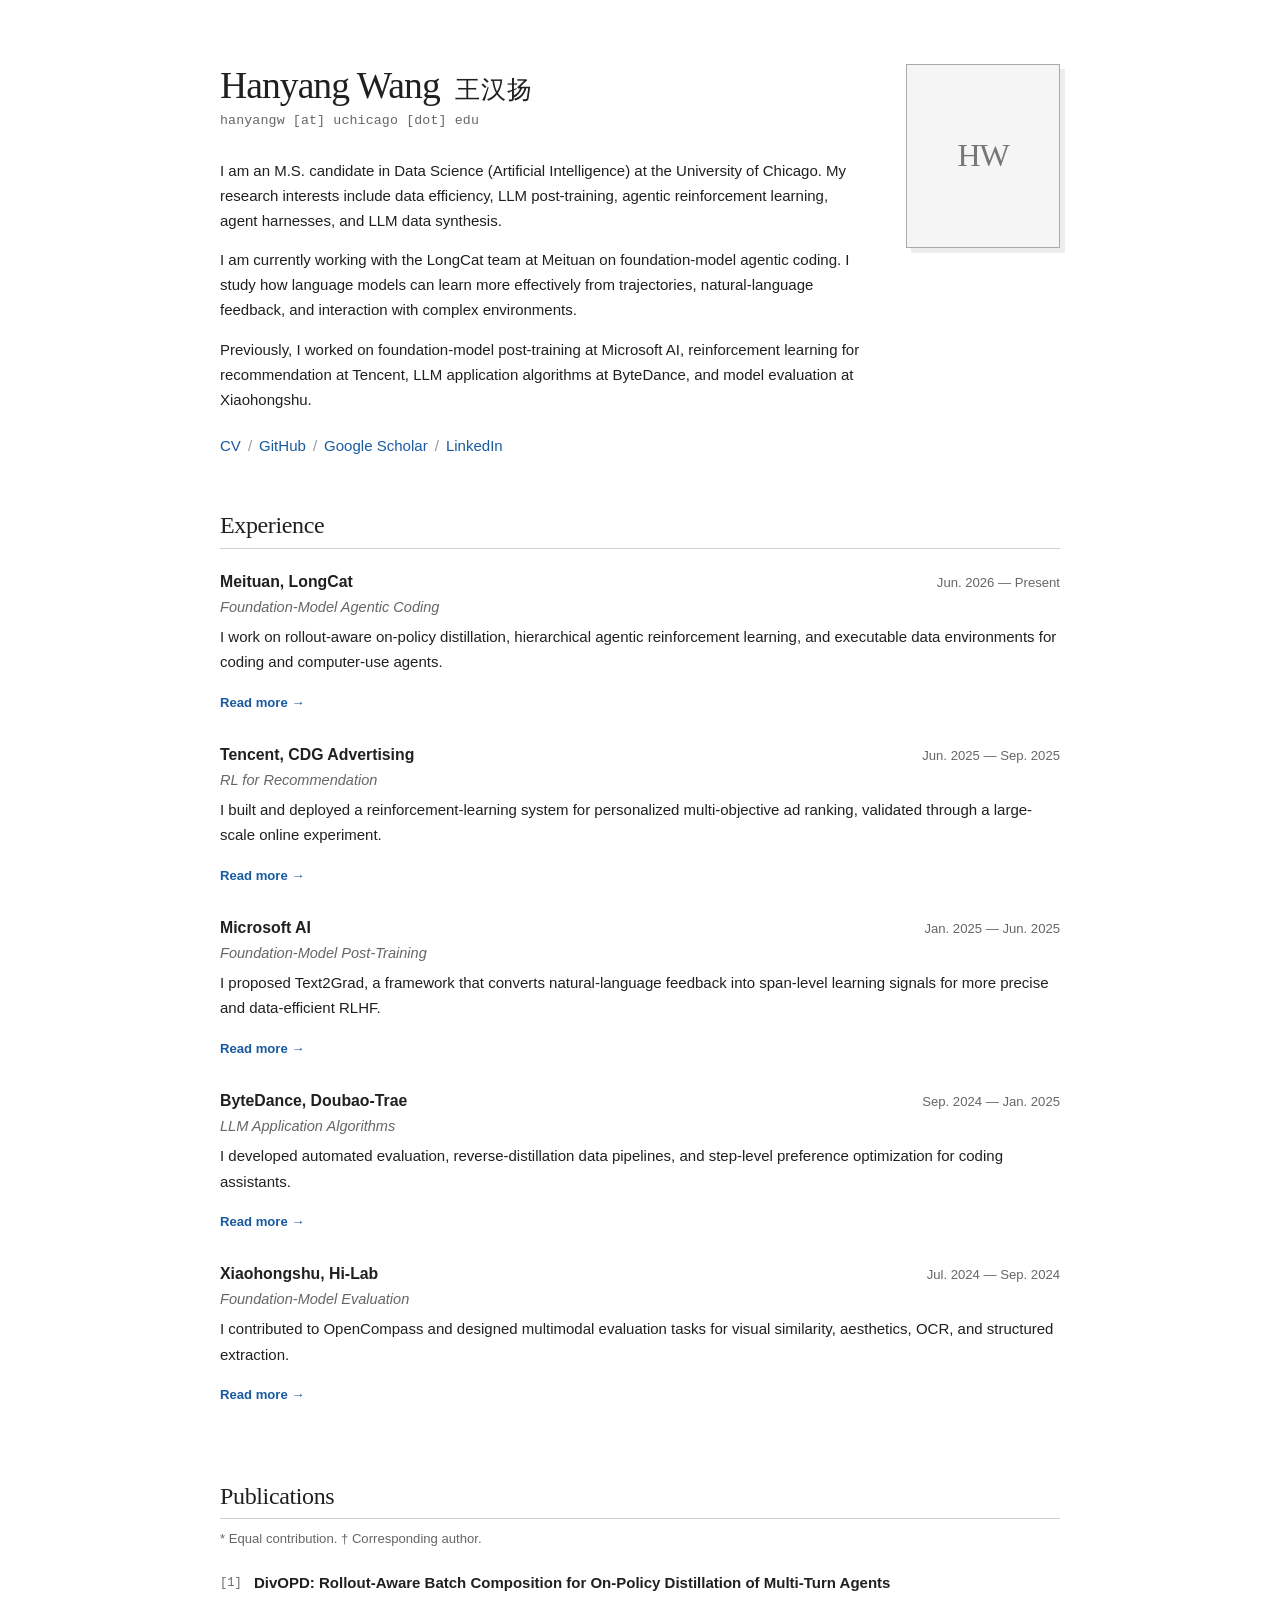
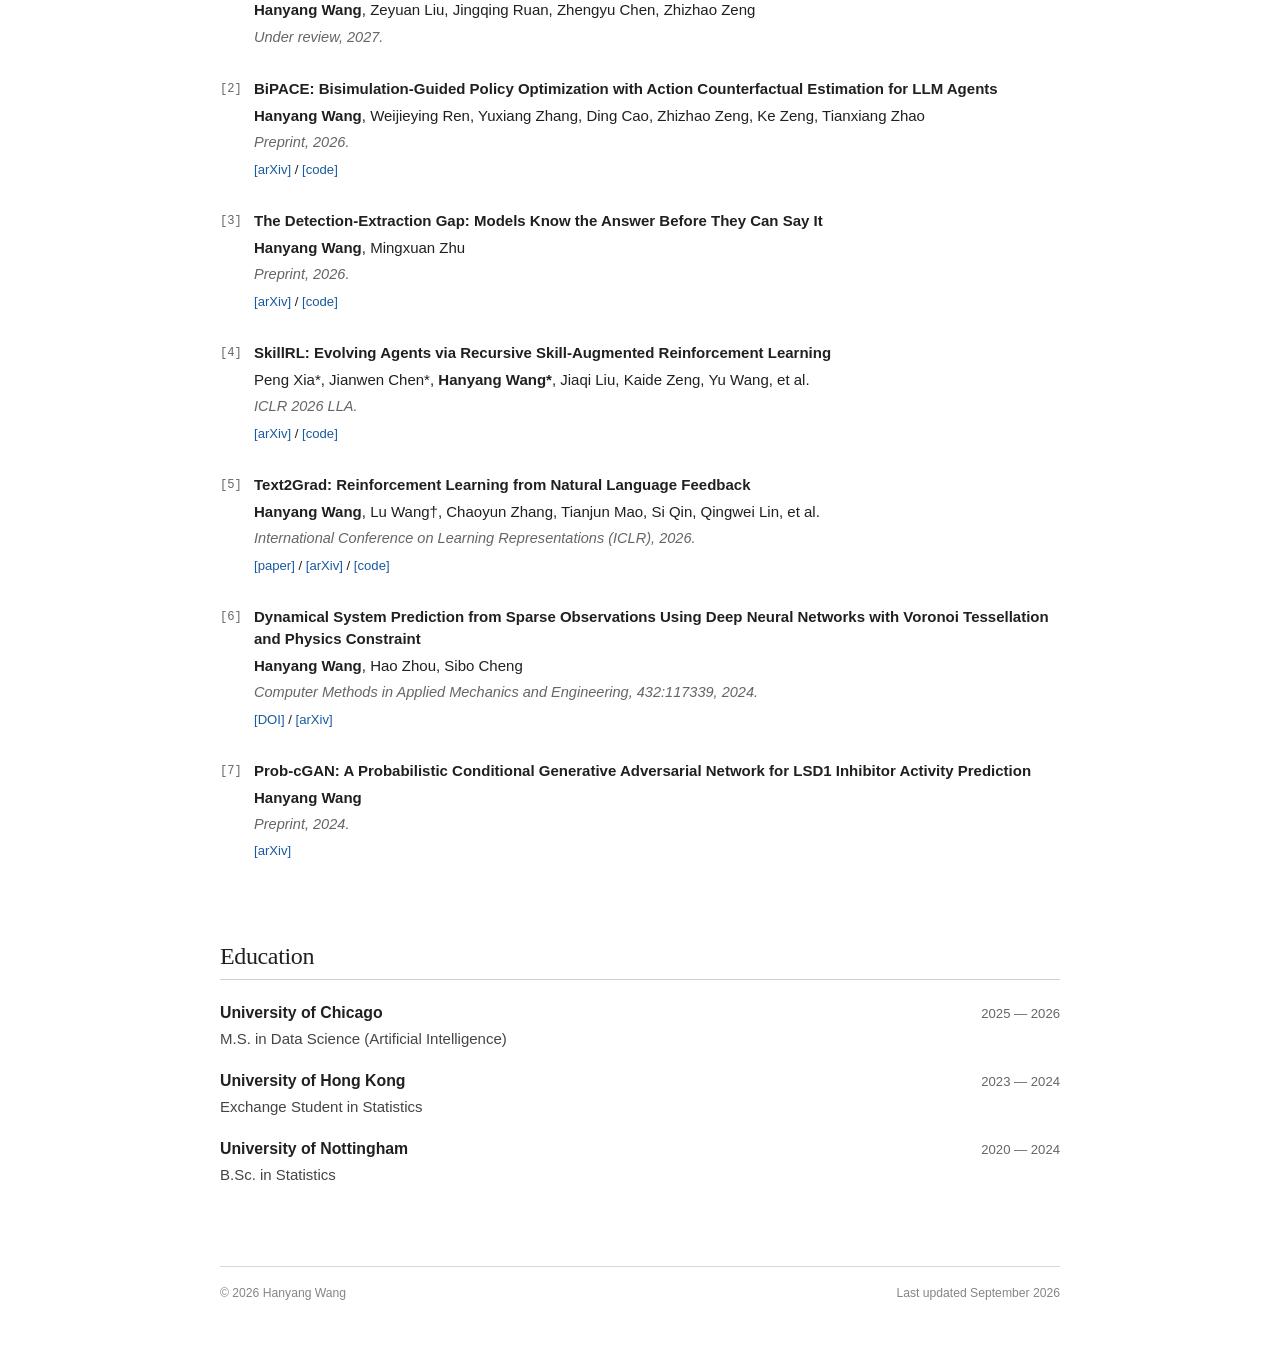
<file: index.html>
<!doctype html>
<html lang="en">
  <head>
    <meta charset="utf-8" />
    <meta name="viewport" content="width=device-width, initial-scale=1" />
    <title>Hanyang Wang 王汉扬</title>
    <meta name="description" content="Hanyang Wang researches data-efficient post-training, agentic reinforcement learning, and learning systems for large language models." />
    <meta property="og:title" content="Hanyang Wang 王汉扬" />
    <meta property="og:description" content="Data-efficient learning systems for large language models and intelligent agents." />
    <meta property="og:type" content="website" />
    <meta name="twitter:card" content="summary" />
    <meta name="twitter:title" content="Hanyang Wang 王汉扬" />
    <meta name="twitter:description" content="Data-efficient learning systems for large language models and intelligent agents." />
    <meta name="theme-color" content="#ffffff" />
    <link rel="canonical" href="https://edwanglodasc.github.io/" />
    <link rel="stylesheet" href="styles.css" />
  </head>
  <body>
    <main>
      <section class="intro" aria-labelledby="page-title">
        <div>
          <h1 id="page-title">Hanyang Wang <span class="chinese-name" lang="zh-CN">王汉扬</span></h1>
          <p class="email">hanyangw [at] uchicago [dot] edu</p>
          <p>I am an M.S. candidate in Data Science (Artificial Intelligence) at the University of Chicago. My research interests include data efficiency, LLM post-training, agentic reinforcement learning, agent harnesses, and LLM data synthesis.</p>
          <p>I am currently working with the LongCat team at Meituan on foundation-model agentic coding. I study how language models can learn more effectively from trajectories, natural-language feedback, and interaction with complex environments.</p>
          <p>Previously, I worked on foundation-model post-training at Microsoft AI, reinforcement learning for recommendation at Tencent, LLM application algorithms at ByteDance, and model evaluation at Xiaohongshu.</p>
          <nav class="profile-links" aria-label="Profile links">
            <a href="Hanyang_Wang_CV.pdf" target="_blank">CV</a><span>/</span>
            <a href="https://github.com/EdWangLoDaSc" target="_blank" rel="noreferrer">GitHub</a><span>/</span>
            <a href="https://scholar.google.com/scholar?q=%22Hanyang+Wang%22+Text2Grad" target="_blank" rel="noreferrer">Google Scholar</a><span>/</span>
            <a href="https://www.linkedin.com/in/hanyang-wang-950623252" target="_blank" rel="noreferrer">LinkedIn</a>
          </nav>
        </div>
        <div class="portrait-placeholder" aria-label="Portrait placeholder"><span>HW</span></div>
      </section>

      <section aria-labelledby="experience-title">
        <h2 id="experience-title">Experience</h2>
        <article class="experience-item"><div class="item-heading"><h3>Meituan, LongCat</h3><span>Jun. 2026 — Present</span></div><p class="role">Foundation-Model Agentic Coding</p><p>I work on rollout-aware on-policy distillation, hierarchical agentic reinforcement learning, and executable data environments for coding and computer-use agents.</p><a class="detail-link" href="experience/meituan/">Read more <span aria-hidden="true">→</span></a></article>
        <article class="experience-item"><div class="item-heading"><h3>Tencent, CDG Advertising</h3><span>Jun. 2025 — Sep. 2025</span></div><p class="role">RL for Recommendation</p><p>I built and deployed a reinforcement-learning system for personalized multi-objective ad ranking, validated through a large-scale online experiment.</p><a class="detail-link" href="experience/tencent/">Read more <span aria-hidden="true">→</span></a></article>
        <article class="experience-item"><div class="item-heading"><h3>Microsoft AI</h3><span>Jan. 2025 — Jun. 2025</span></div><p class="role">Foundation-Model Post-Training</p><p>I proposed Text2Grad, a framework that converts natural-language feedback into span-level learning signals for more precise and data-efficient RLHF.</p><a class="detail-link" href="experience/microsoft/">Read more <span aria-hidden="true">→</span></a></article>
        <article class="experience-item"><div class="item-heading"><h3>ByteDance, Doubao-Trae</h3><span>Sep. 2024 — Jan. 2025</span></div><p class="role">LLM Application Algorithms</p><p>I developed automated evaluation, reverse-distillation data pipelines, and step-level preference optimization for coding assistants.</p><a class="detail-link" href="experience/bytedance/">Read more <span aria-hidden="true">→</span></a></article>
        <article class="experience-item"><div class="item-heading"><h3>Xiaohongshu, Hi-Lab</h3><span>Jul. 2024 — Sep. 2024</span></div><p class="role">Foundation-Model Evaluation</p><p>I contributed to OpenCompass and designed multimodal evaluation tasks for visual similarity, aesthetics, OCR, and structured extraction.</p><a class="detail-link" href="experience/xiaohongshu/">Read more <span aria-hidden="true">→</span></a></article>
      </section>

      <section aria-labelledby="publications-title">
        <h2 id="publications-title">Publications</h2>
        <p class="note">* Equal contribution. † Corresponding author.</p>
        <ol class="publication-list">
          <li><p class="paper-title">DivOPD: Rollout-Aware Batch Composition for On-Policy Distillation of Multi-Turn Agents</p><p><strong>Hanyang Wang</strong>, Zeyuan Liu, Jingqing Ruan, Zhengyu Chen, Zhizhao Zeng</p><p class="venue">Under review, 2027.</p></li>
          <li><p class="paper-title">BiPACE: Bisimulation-Guided Policy Optimization with Action Counterfactual Estimation for LLM Agents</p><p><strong>Hanyang Wang</strong>, Weijieying Ren, Yuxiang Zhang, Ding Cao, Zhizhao Zeng, Ke Zeng, Tianxiang Zhao</p><p class="venue">Preprint, 2026.</p><p class="paper-links"><a href="https://arxiv.org/abs/2606.25556" target="_blank" rel="noreferrer">[arXiv]</a> / <a href="https://github.com/TianxiangZhao/BiPACE" target="_blank" rel="noreferrer">[code]</a></p></li>
          <li><p class="paper-title">The Detection-Extraction Gap: Models Know the Answer Before They Can Say It</p><p><strong>Hanyang Wang</strong>, Mingxuan Zhu</p><p class="venue">Preprint, 2026.</p><p class="paper-links"><a href="https://arxiv.org/abs/2604.06613" target="_blank" rel="noreferrer">[arXiv]</a> / <a href="https://github.com/EdWangLoDaSc/know2say" target="_blank" rel="noreferrer">[code]</a></p></li>
          <li><p class="paper-title">SkillRL: Evolving Agents via Recursive Skill-Augmented Reinforcement Learning</p><p>Peng Xia*, Jianwen Chen*, <strong>Hanyang Wang*</strong>, Jiaqi Liu, Kaide Zeng, Yu Wang, et al.</p><p class="venue">ICLR 2026 LLA.</p><p class="paper-links"><a href="https://arxiv.org/abs/2602.08234" target="_blank" rel="noreferrer">[arXiv]</a> / <a href="https://github.com/aiming-lab/SkillRL" target="_blank" rel="noreferrer">[code]</a></p></li>
          <li><p class="paper-title">Text2Grad: Reinforcement Learning from Natural Language Feedback</p><p><strong>Hanyang Wang</strong>, Lu Wang†, Chaoyun Zhang, Tianjun Mao, Si Qin, Qingwei Lin, et al.</p><p class="venue">International Conference on Learning Representations (ICLR), 2026.</p><p class="paper-links"><a href="https://proceedings.iclr.cc/paper_files/paper/2026/hash/52fbb930ec6941099f1384321d8b9461-Abstract-Conference.html" target="_blank" rel="noreferrer">[paper]</a> / <a href="https://arxiv.org/abs/2505.22338" target="_blank" rel="noreferrer">[arXiv]</a> / <a href="https://github.com/microsoft/Text2Grad" target="_blank" rel="noreferrer">[code]</a></p></li>
          <li><p class="paper-title">Dynamical System Prediction from Sparse Observations Using Deep Neural Networks with Voronoi Tessellation and Physics Constraint</p><p><strong>Hanyang Wang</strong>, Hao Zhou, Sibo Cheng</p><p class="venue">Computer Methods in Applied Mechanics and Engineering, 432:117339, 2024.</p><p class="paper-links"><a href="https://doi.org/10.1016/j.cma.2024.117339" target="_blank" rel="noreferrer">[DOI]</a> / <a href="https://arxiv.org/abs/2409.00458" target="_blank" rel="noreferrer">[arXiv]</a></p></li>
          <li><p class="paper-title">Prob-cGAN: A Probabilistic Conditional Generative Adversarial Network for LSD1 Inhibitor Activity Prediction</p><p><strong>Hanyang Wang</strong></p><p class="venue">Preprint, 2024.</p><p class="paper-links"><a href="https://arxiv.org/abs/2411.15483" target="_blank" rel="noreferrer">[arXiv]</a></p></li>
        </ol>
      </section>

      <section aria-labelledby="education-title">
        <h2 id="education-title">Education</h2>
        <div class="education-item"><div class="item-heading"><h3>University of Chicago</h3><span>2025 — 2026</span></div><p>M.S. in Data Science (Artificial Intelligence)</p></div>
        <div class="education-item"><div class="item-heading"><h3>University of Hong Kong</h3><span>2023 — 2024</span></div><p>Exchange Student in Statistics</p></div>
        <div class="education-item"><div class="item-heading"><h3>University of Nottingham</h3><span>2020 — 2024</span></div><p>B.Sc. in Statistics</p></div>
      </section>
      <footer>
        <p>© 2026 Hanyang Wang</p>
        <p>Last updated September 2026</p>
      </footer>
    </main>
  </body>
</html>
</file>
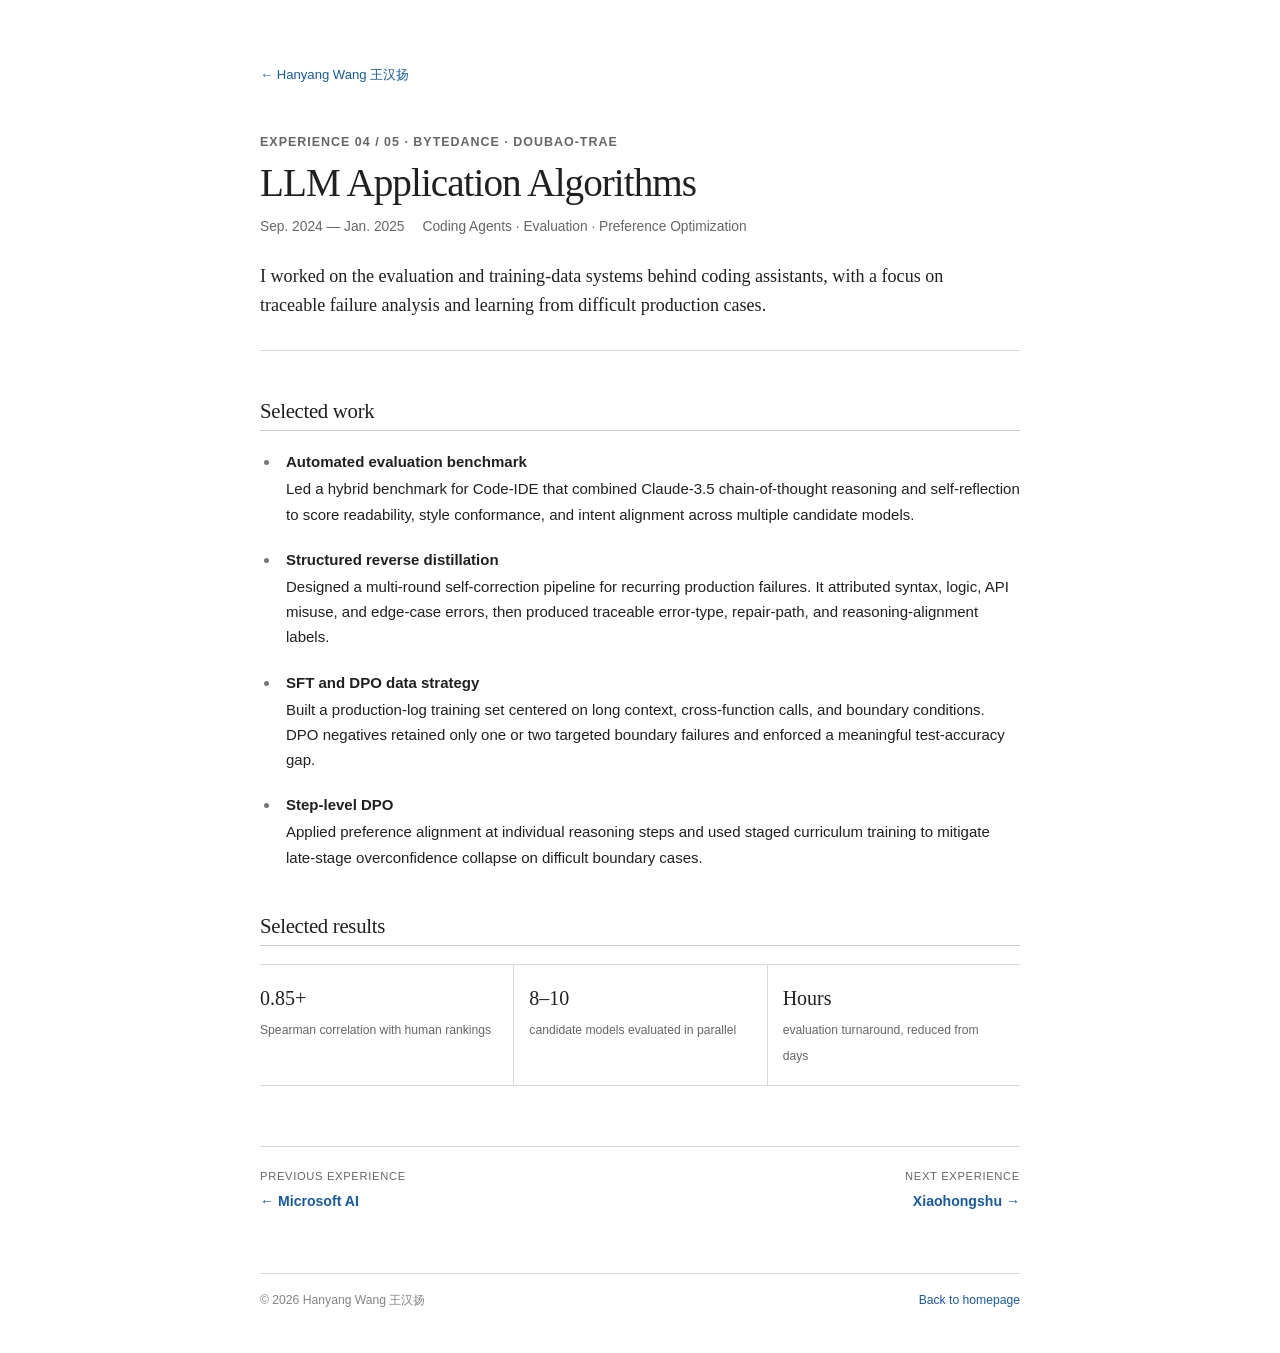
<file: experience/bytedance/index.html>
<!doctype html>
<html lang="en">
  <head>
    <meta charset="utf-8" />
    <meta name="viewport" content="width=device-width, initial-scale=1" />
    <title>ByteDance · Doubao-Trae — Hanyang Wang 王汉扬</title>
    <meta name="description" content="Hanyang Wang's work on automated evaluation, data strategy, and preference optimization for coding assistants at ByteDance." />
    <meta property="og:title" content="ByteDance · Doubao-Trae — Hanyang Wang 王汉扬" />
    <meta property="og:description" content="Evaluation, reverse distillation, and preference optimization for coding assistants." />
    <meta name="twitter:card" content="summary" />
    <meta name="twitter:title" content="ByteDance · Doubao-Trae — Hanyang Wang 王汉扬" />
    <meta name="twitter:description" content="Evaluation, reverse distillation, and preference optimization for coding assistants." />
    <link rel="canonical" href="https://edwanglodasc.github.io/experience/bytedance/" />
    <link rel="stylesheet" href="../../styles.css" />
  </head>
  <body>
    <main class="detail-page">
      <nav class="detail-nav"><a href="../../">← Hanyang Wang 王汉扬</a></nav>
      <header class="detail-header">
        <p class="company">Experience 04 / 05 · ByteDance · Doubao-Trae</p>
        <h1>LLM Application Algorithms</h1>
        <div class="detail-meta"><span>Sep. 2024 — Jan. 2025</span><span>Coding Agents · Evaluation · Preference Optimization</span></div>
        <p class="detail-summary">I worked on the evaluation and training-data systems behind coding assistants, with a focus on traceable failure analysis and learning from difficult production cases.</p>
      </header>

      <section class="detail-section" aria-labelledby="highlights-title">
        <h2 id="highlights-title">Selected work</h2>
        <ul class="highlight-list">
          <li><strong>Automated evaluation benchmark</strong>Led a hybrid benchmark for Code-IDE that combined Claude-3.5 chain-of-thought reasoning and self-reflection to score readability, style conformance, and intent alignment across multiple candidate models.</li>
          <li><strong>Structured reverse distillation</strong>Designed a multi-round self-correction pipeline for recurring production failures. It attributed syntax, logic, API misuse, and edge-case errors, then produced traceable error-type, repair-path, and reasoning-alignment labels.</li>
          <li><strong>SFT and DPO data strategy</strong>Built a production-log training set centered on long context, cross-function calls, and boundary conditions. DPO negatives retained only one or two targeted boundary failures and enforced a meaningful test-accuracy gap.</li>
          <li><strong>Step-level DPO</strong>Applied preference alignment at individual reasoning steps and used staged curriculum training to mitigate late-stage overconfidence collapse on difficult boundary cases.</li>
        </ul>
      </section>

      <section class="detail-section" aria-labelledby="results-title">
        <h2 id="results-title">Selected results</h2>
        <ul class="result-list">
          <li><strong>0.85+</strong><span>Spearman correlation with human rankings</span></li>
          <li><strong>8–10</strong><span>candidate models evaluated in parallel</span></li>
          <li><strong>Hours</strong><span>evaluation turnaround, reduced from days</span></li>
        </ul>
      </section>

      <nav class="experience-pagination" aria-label="Experience pages">
        <a href="../microsoft/"><small>Previous experience</small><strong>← Microsoft AI</strong></a>
        <a href="../xiaohongshu/"><small>Next experience</small><strong>Xiaohongshu →</strong></a>
      </nav>
      <footer><p>© 2026 Hanyang Wang 王汉扬</p><p><a href="../../">Back to homepage</a></p></footer>
    </main>
  </body>
</html>
</file>
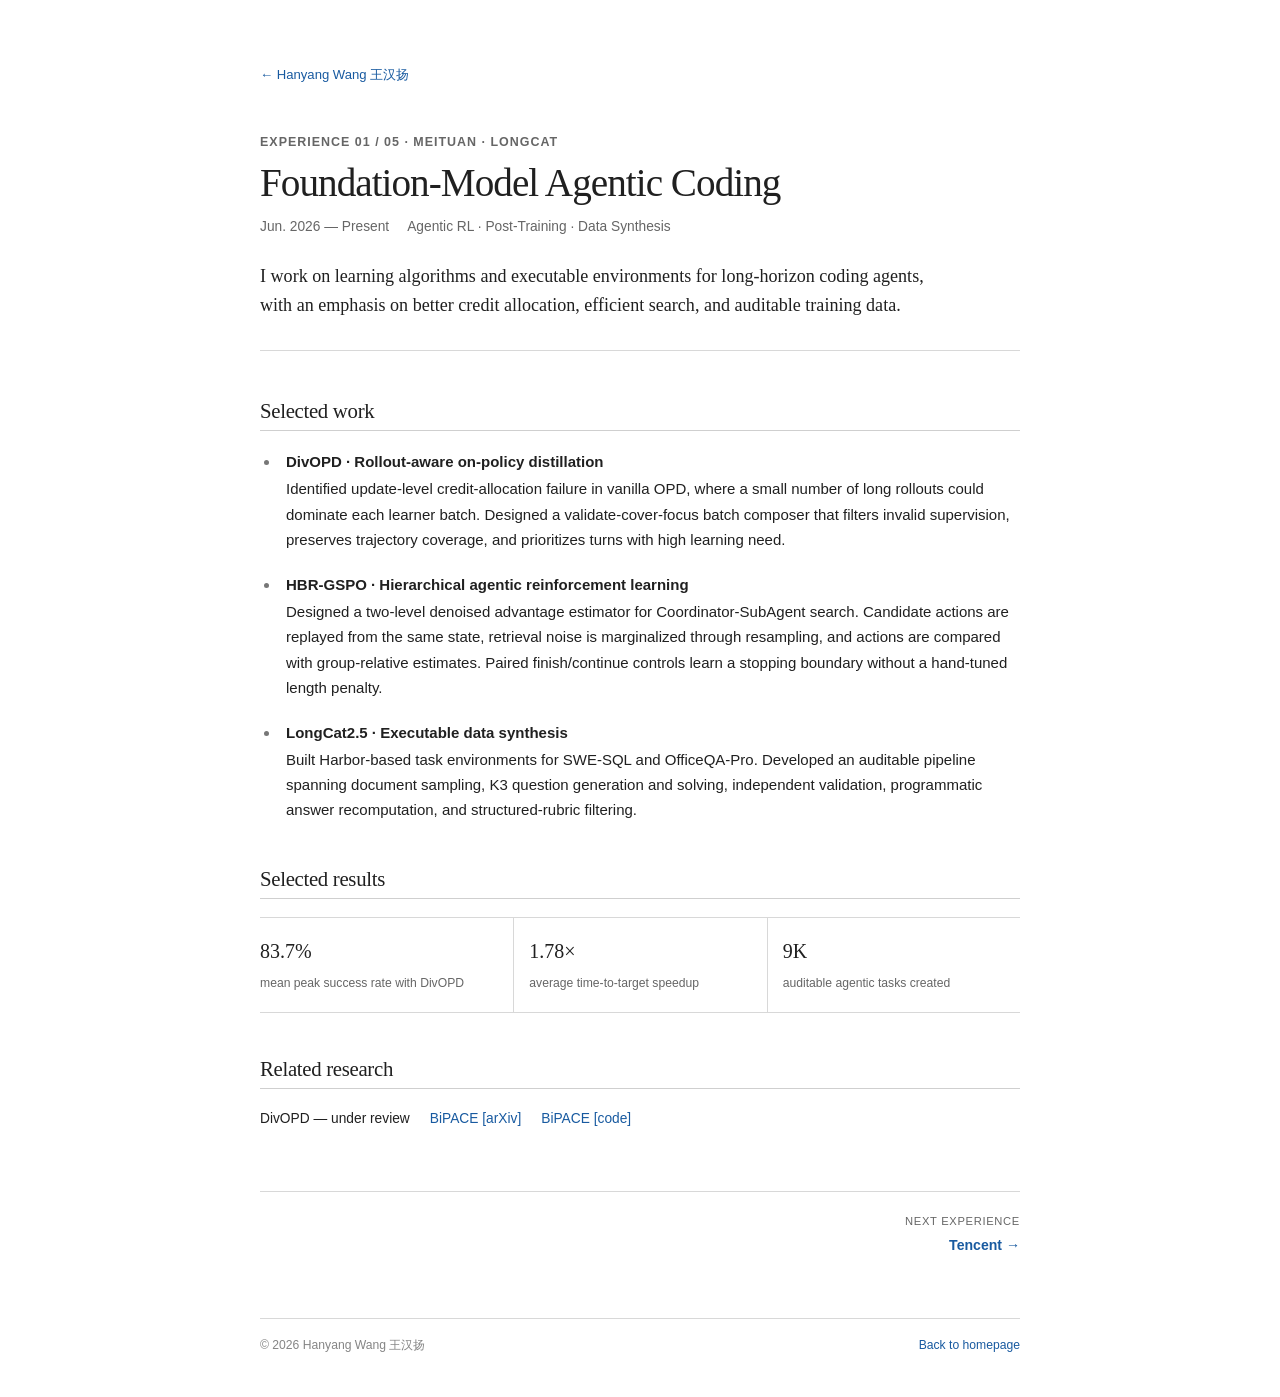
<file: experience/meituan/index.html>
<!doctype html>
<html lang="en">
  <head>
    <meta charset="utf-8" />
    <meta name="viewport" content="width=device-width, initial-scale=1" />
    <title>Meituan · LongCat — Hanyang Wang 王汉扬</title>
    <meta name="description" content="Hanyang Wang's work on agentic coding, on-policy distillation, hierarchical reinforcement learning, and data synthesis at Meituan LongCat." />
    <meta property="og:title" content="Meituan · LongCat — Hanyang Wang 王汉扬" />
    <meta property="og:description" content="Agentic coding, on-policy distillation, hierarchical RL, and executable data environments." />
    <meta name="twitter:card" content="summary" />
    <meta name="twitter:title" content="Meituan · LongCat — Hanyang Wang 王汉扬" />
    <meta name="twitter:description" content="Agentic coding, on-policy distillation, hierarchical RL, and executable data environments." />
    <link rel="canonical" href="https://edwanglodasc.github.io/experience/meituan/" />
    <link rel="stylesheet" href="../../styles.css" />
  </head>
  <body>
    <main class="detail-page">
      <nav class="detail-nav"><a href="../../">← Hanyang Wang 王汉扬</a></nav>
      <header class="detail-header">
        <p class="company">Experience 01 / 05 · Meituan · LongCat</p>
        <h1>Foundation-Model Agentic Coding</h1>
        <div class="detail-meta"><span>Jun. 2026 — Present</span><span>Agentic RL · Post-Training · Data Synthesis</span></div>
        <p class="detail-summary">I work on learning algorithms and executable environments for long-horizon coding agents, with an emphasis on better credit allocation, efficient search, and auditable training data.</p>
      </header>

      <section class="detail-section" aria-labelledby="highlights-title">
        <h2 id="highlights-title">Selected work</h2>
        <ul class="highlight-list">
          <li><strong>DivOPD · Rollout-aware on-policy distillation</strong>Identified update-level credit-allocation failure in vanilla OPD, where a small number of long rollouts could dominate each learner batch. Designed a validate-cover-focus batch composer that filters invalid supervision, preserves trajectory coverage, and prioritizes turns with high learning need.</li>
          <li><strong>HBR-GSPO · Hierarchical agentic reinforcement learning</strong>Designed a two-level denoised advantage estimator for Coordinator-SubAgent search. Candidate actions are replayed from the same state, retrieval noise is marginalized through resampling, and actions are compared with group-relative estimates. Paired finish/continue controls learn a stopping boundary without a hand-tuned length penalty.</li>
          <li><strong>LongCat2.5 · Executable data synthesis</strong>Built Harbor-based task environments for SWE-SQL and OfficeQA-Pro. Developed an auditable pipeline spanning document sampling, K3 question generation and solving, independent validation, programmatic answer recomputation, and structured-rubric filtering.</li>
        </ul>
      </section>

      <section class="detail-section" aria-labelledby="results-title">
        <h2 id="results-title">Selected results</h2>
        <ul class="result-list">
          <li><strong>83.7%</strong><span>mean peak success rate with DivOPD</span></li>
          <li><strong>1.78×</strong><span>average time-to-target speedup</span></li>
          <li><strong>9K</strong><span>auditable agentic tasks created</span></li>
        </ul>
      </section>

      <section class="detail-section" aria-labelledby="related-title">
        <h2 id="related-title">Related research</h2>
        <div class="related-links">
          <span>DivOPD — under review</span>
          <a href="https://arxiv.org/abs/2606.25556" target="_blank" rel="noreferrer">BiPACE [arXiv]</a>
          <a href="https://github.com/TianxiangZhao/BiPACE" target="_blank" rel="noreferrer">BiPACE [code]</a>
        </div>
      </section>

      <nav class="experience-pagination" aria-label="Experience pages">
        <span></span>
        <a href="../tencent/"><small>Next experience</small><strong>Tencent →</strong></a>
      </nav>
      <footer><p>© 2026 Hanyang Wang 王汉扬</p><p><a href="../../">Back to homepage</a></p></footer>
    </main>
  </body>
</html>
</file>
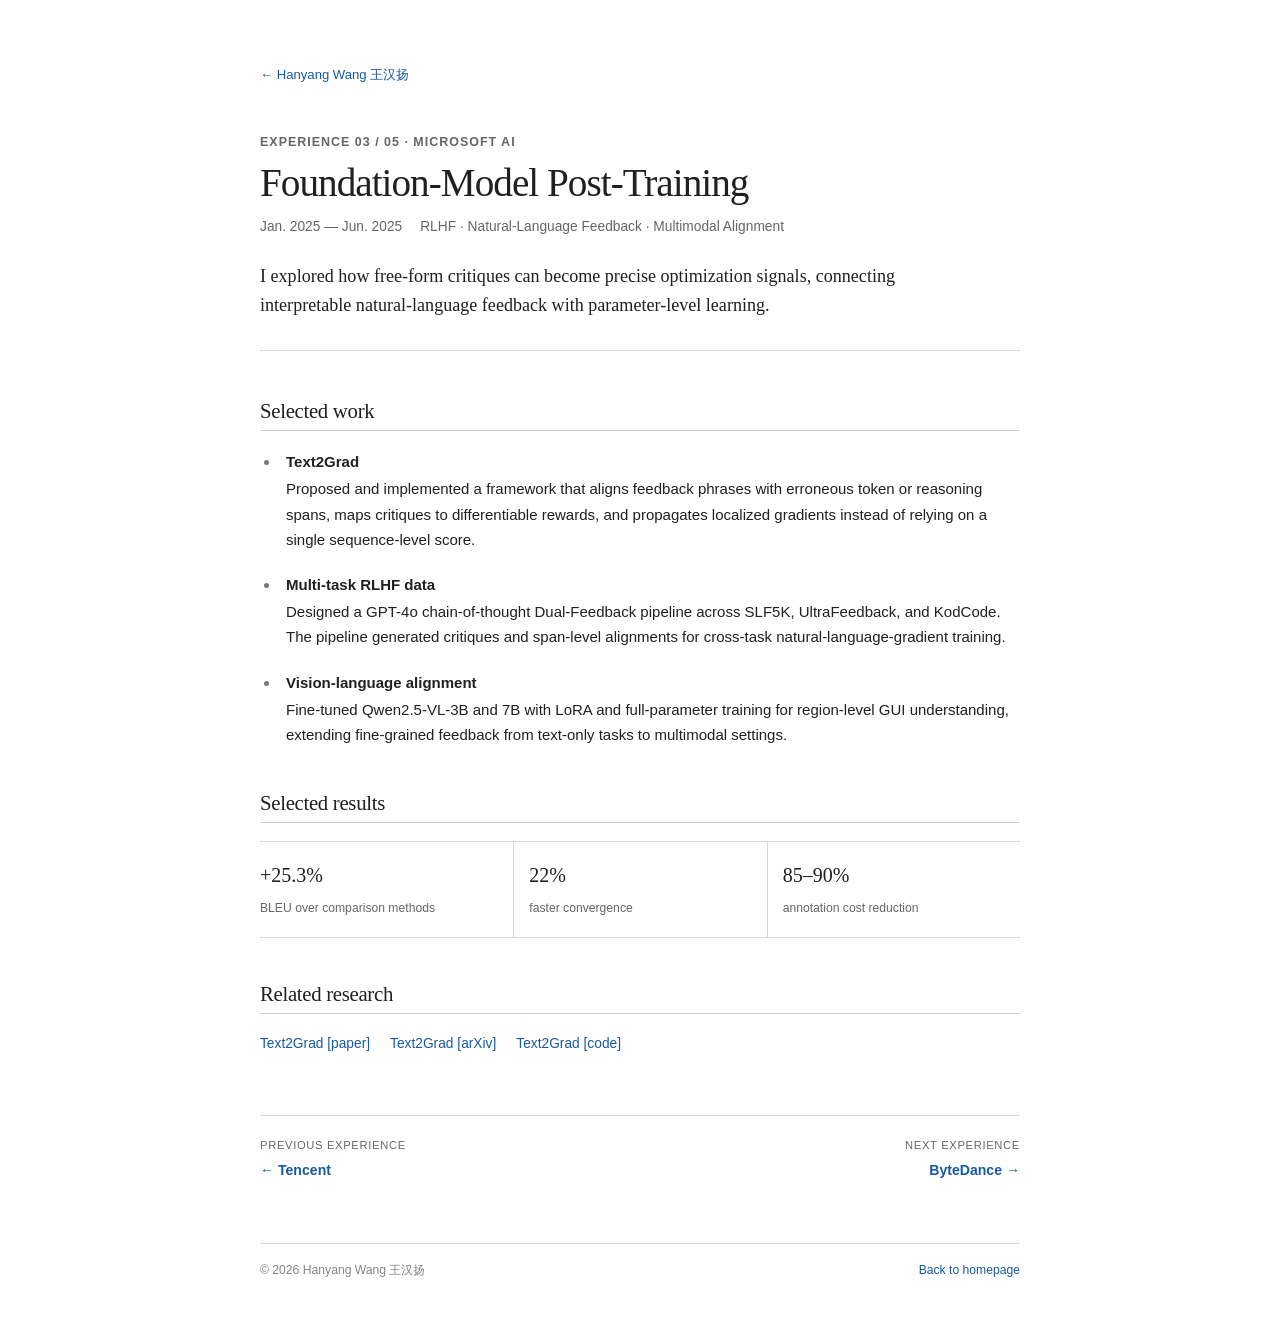
<file: experience/microsoft/index.html>
<!doctype html>
<html lang="en">
  <head>
    <meta charset="utf-8" />
    <meta name="viewport" content="width=device-width, initial-scale=1" />
    <title>Microsoft AI — Hanyang Wang 王汉扬</title>
    <meta name="description" content="Hanyang Wang's work on Text2Grad, natural-language feedback, RLHF data, and multimodal alignment at Microsoft AI." />
    <meta property="og:title" content="Microsoft AI — Hanyang Wang 王汉扬" />
    <meta property="og:description" content="Foundation-model post-training with fine-grained natural-language feedback." />
    <meta name="twitter:card" content="summary" />
    <meta name="twitter:title" content="Microsoft AI — Hanyang Wang 王汉扬" />
    <meta name="twitter:description" content="Foundation-model post-training with fine-grained natural-language feedback." />
    <link rel="canonical" href="https://edwanglodasc.github.io/experience/microsoft/" />
    <link rel="stylesheet" href="../../styles.css" />
  </head>
  <body>
    <main class="detail-page">
      <nav class="detail-nav"><a href="../../">← Hanyang Wang 王汉扬</a></nav>
      <header class="detail-header">
        <p class="company">Experience 03 / 05 · Microsoft AI</p>
        <h1>Foundation-Model Post-Training</h1>
        <div class="detail-meta"><span>Jan. 2025 — Jun. 2025</span><span>RLHF · Natural-Language Feedback · Multimodal Alignment</span></div>
        <p class="detail-summary">I explored how free-form critiques can become precise optimization signals, connecting interpretable natural-language feedback with parameter-level learning.</p>
      </header>

      <section class="detail-section" aria-labelledby="highlights-title">
        <h2 id="highlights-title">Selected work</h2>
        <ul class="highlight-list">
          <li><strong>Text2Grad</strong>Proposed and implemented a framework that aligns feedback phrases with erroneous token or reasoning spans, maps critiques to differentiable rewards, and propagates localized gradients instead of relying on a single sequence-level score.</li>
          <li><strong>Multi-task RLHF data</strong>Designed a GPT-4o chain-of-thought Dual-Feedback pipeline across SLF5K, UltraFeedback, and KodCode. The pipeline generated critiques and span-level alignments for cross-task natural-language-gradient training.</li>
          <li><strong>Vision-language alignment</strong>Fine-tuned Qwen2.5-VL-3B and 7B with LoRA and full-parameter training for region-level GUI understanding, extending fine-grained feedback from text-only tasks to multimodal settings.</li>
        </ul>
      </section>

      <section class="detail-section" aria-labelledby="results-title">
        <h2 id="results-title">Selected results</h2>
        <ul class="result-list">
          <li><strong>+25.3%</strong><span>BLEU over comparison methods</span></li>
          <li><strong>22%</strong><span>faster convergence</span></li>
          <li><strong>85–90%</strong><span>annotation cost reduction</span></li>
        </ul>
      </section>

      <section class="detail-section" aria-labelledby="related-title">
        <h2 id="related-title">Related research</h2>
        <div class="related-links">
          <a href="https://proceedings.iclr.cc/paper_files/paper/2026/hash/52fbb930ec6941099f1384321d8b9461-Abstract-Conference.html" target="_blank" rel="noreferrer">Text2Grad [paper]</a>
          <a href="https://arxiv.org/abs/2505.22338" target="_blank" rel="noreferrer">Text2Grad [arXiv]</a>
          <a href="https://github.com/microsoft/Text2Grad" target="_blank" rel="noreferrer">Text2Grad [code]</a>
        </div>
      </section>

      <nav class="experience-pagination" aria-label="Experience pages">
        <a href="../tencent/"><small>Previous experience</small><strong>← Tencent</strong></a>
        <a href="../bytedance/"><small>Next experience</small><strong>ByteDance →</strong></a>
      </nav>
      <footer><p>© 2026 Hanyang Wang 王汉扬</p><p><a href="../../">Back to homepage</a></p></footer>
    </main>
  </body>
</html>
</file>
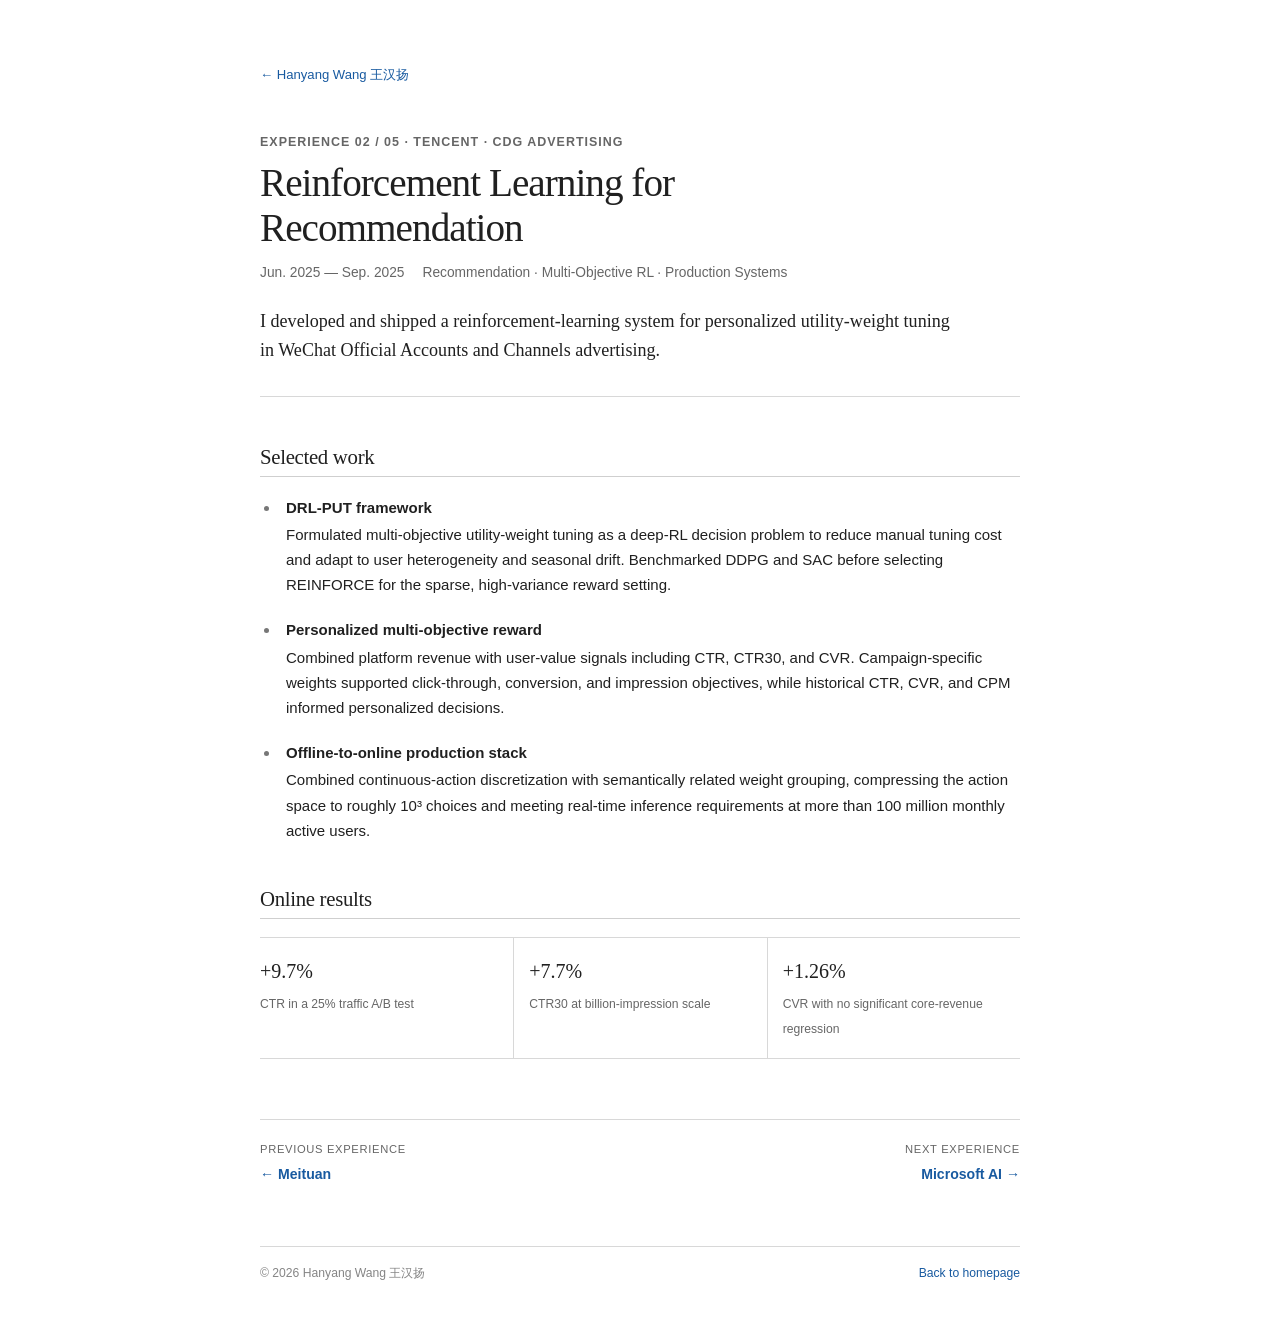
<file: experience/tencent/index.html>
<!doctype html>
<html lang="en">
  <head>
    <meta charset="utf-8" />
    <meta name="viewport" content="width=device-width, initial-scale=1" />
    <title>Tencent · CDG Advertising — Hanyang Wang 王汉扬</title>
    <meta name="description" content="Hanyang Wang's work on reinforcement learning for large-scale recommendation and advertising at Tencent." />
    <meta property="og:title" content="Tencent · CDG Advertising — Hanyang Wang 王汉扬" />
    <meta property="og:description" content="Personalized multi-objective reinforcement learning for large-scale recommendation." />
    <meta name="twitter:card" content="summary" />
    <meta name="twitter:title" content="Tencent · CDG Advertising — Hanyang Wang 王汉扬" />
    <meta name="twitter:description" content="Personalized multi-objective reinforcement learning for large-scale recommendation." />
    <link rel="canonical" href="https://edwanglodasc.github.io/experience/tencent/" />
    <link rel="stylesheet" href="../../styles.css" />
  </head>
  <body>
    <main class="detail-page">
      <nav class="detail-nav"><a href="../../">← Hanyang Wang 王汉扬</a></nav>
      <header class="detail-header">
        <p class="company">Experience 02 / 05 · Tencent · CDG Advertising</p>
        <h1>Reinforcement Learning for Recommendation</h1>
        <div class="detail-meta"><span>Jun. 2025 — Sep. 2025</span><span>Recommendation · Multi-Objective RL · Production Systems</span></div>
        <p class="detail-summary">I developed and shipped a reinforcement-learning system for personalized utility-weight tuning in WeChat Official Accounts and Channels advertising.</p>
      </header>

      <section class="detail-section" aria-labelledby="highlights-title">
        <h2 id="highlights-title">Selected work</h2>
        <ul class="highlight-list">
          <li><strong>DRL-PUT framework</strong>Formulated multi-objective utility-weight tuning as a deep-RL decision problem to reduce manual tuning cost and adapt to user heterogeneity and seasonal drift. Benchmarked DDPG and SAC before selecting REINFORCE for the sparse, high-variance reward setting.</li>
          <li><strong>Personalized multi-objective reward</strong>Combined platform revenue with user-value signals including CTR, CTR30, and CVR. Campaign-specific weights supported click-through, conversion, and impression objectives, while historical CTR, CVR, and CPM informed personalized decisions.</li>
          <li><strong>Offline-to-online production stack</strong>Combined continuous-action discretization with semantically related weight grouping, compressing the action space to roughly 10³ choices and meeting real-time inference requirements at more than 100 million monthly active users.</li>
        </ul>
      </section>

      <section class="detail-section" aria-labelledby="results-title">
        <h2 id="results-title">Online results</h2>
        <ul class="result-list">
          <li><strong>+9.7%</strong><span>CTR in a 25% traffic A/B test</span></li>
          <li><strong>+7.7%</strong><span>CTR30 at billion-impression scale</span></li>
          <li><strong>+1.26%</strong><span>CVR with no significant core-revenue regression</span></li>
        </ul>
      </section>

      <nav class="experience-pagination" aria-label="Experience pages">
        <a href="../meituan/"><small>Previous experience</small><strong>← Meituan</strong></a>
        <a href="../microsoft/"><small>Next experience</small><strong>Microsoft AI →</strong></a>
      </nav>
      <footer><p>© 2026 Hanyang Wang 王汉扬</p><p><a href="../../">Back to homepage</a></p></footer>
    </main>
  </body>
</html>
</file>
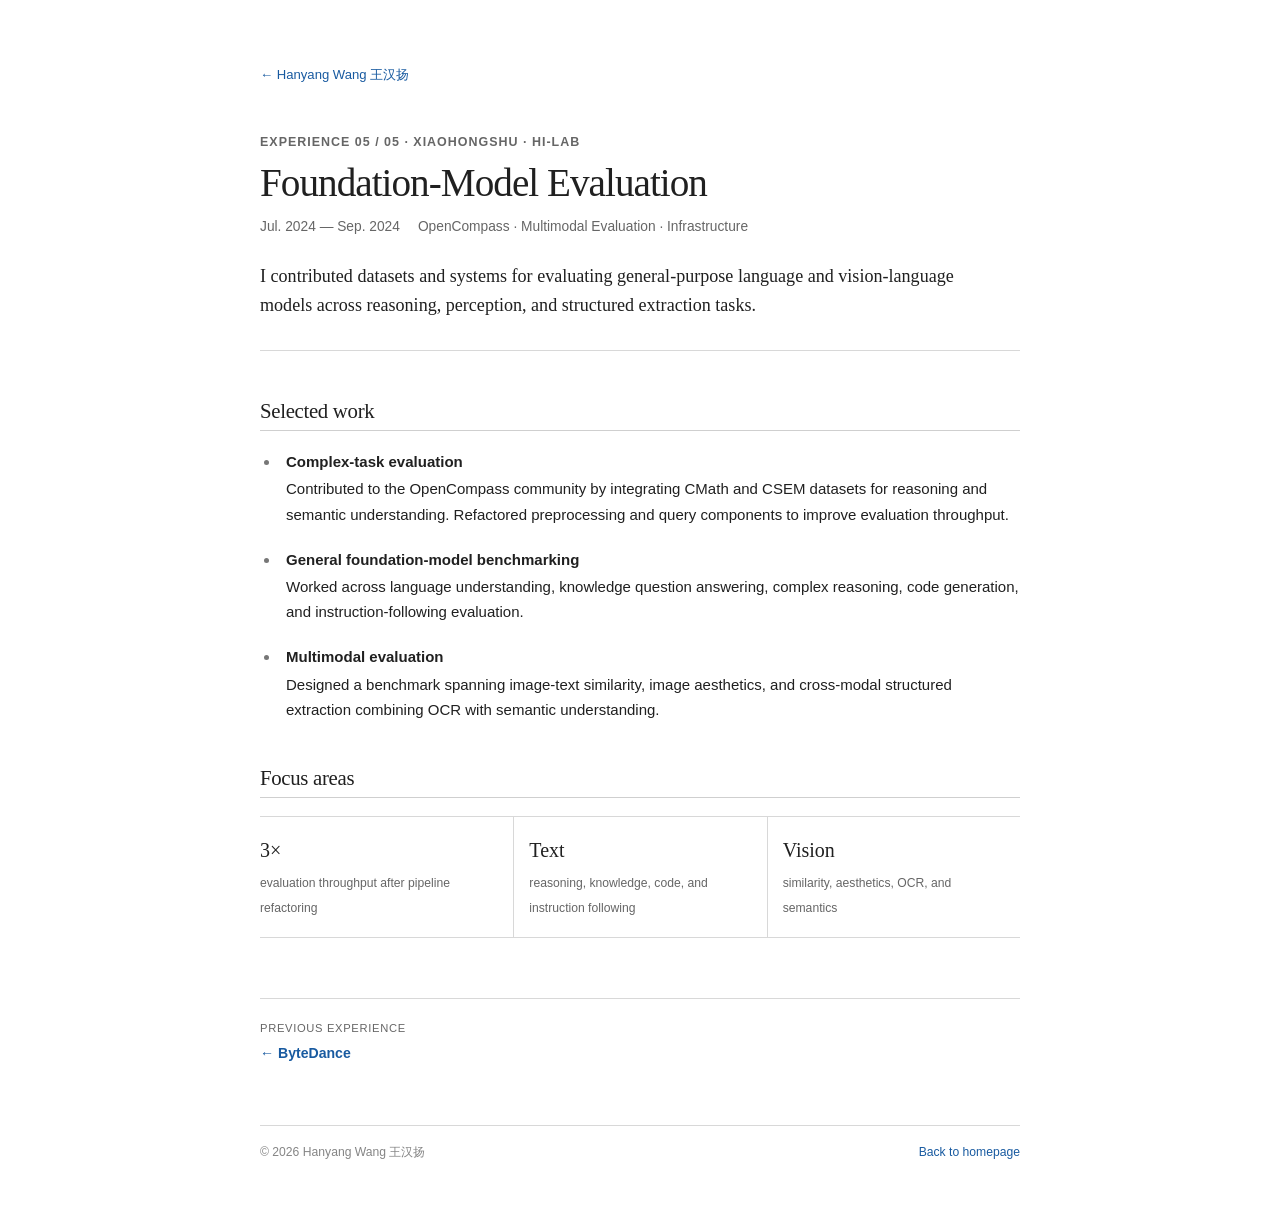
<file: experience/xiaohongshu/index.html>
<!doctype html>
<html lang="en">
  <head>
    <meta charset="utf-8" />
    <meta name="viewport" content="width=device-width, initial-scale=1" />
    <title>Xiaohongshu · Hi-Lab — Hanyang Wang 王汉扬</title>
    <meta name="description" content="Hanyang Wang's work on foundation-model and multimodal evaluation at Xiaohongshu Hi-Lab." />
    <meta property="og:title" content="Xiaohongshu · Hi-Lab — Hanyang Wang 王汉扬" />
    <meta property="og:description" content="Foundation-model and multimodal evaluation infrastructure." />
    <meta name="twitter:card" content="summary" />
    <meta name="twitter:title" content="Xiaohongshu · Hi-Lab — Hanyang Wang 王汉扬" />
    <meta name="twitter:description" content="Foundation-model and multimodal evaluation infrastructure." />
    <link rel="canonical" href="https://edwanglodasc.github.io/experience/xiaohongshu/" />
    <link rel="stylesheet" href="../../styles.css" />
  </head>
  <body>
    <main class="detail-page">
      <nav class="detail-nav"><a href="../../">← Hanyang Wang 王汉扬</a></nav>
      <header class="detail-header">
        <p class="company">Experience 05 / 05 · Xiaohongshu · Hi-Lab</p>
        <h1>Foundation-Model Evaluation</h1>
        <div class="detail-meta"><span>Jul. 2024 — Sep. 2024</span><span>OpenCompass · Multimodal Evaluation · Infrastructure</span></div>
        <p class="detail-summary">I contributed datasets and systems for evaluating general-purpose language and vision-language models across reasoning, perception, and structured extraction tasks.</p>
      </header>

      <section class="detail-section" aria-labelledby="highlights-title">
        <h2 id="highlights-title">Selected work</h2>
        <ul class="highlight-list">
          <li><strong>Complex-task evaluation</strong>Contributed to the OpenCompass community by integrating CMath and CSEM datasets for reasoning and semantic understanding. Refactored preprocessing and query components to improve evaluation throughput.</li>
          <li><strong>General foundation-model benchmarking</strong>Worked across language understanding, knowledge question answering, complex reasoning, code generation, and instruction-following evaluation.</li>
          <li><strong>Multimodal evaluation</strong>Designed a benchmark spanning image-text similarity, image aesthetics, and cross-modal structured extraction combining OCR with semantic understanding.</li>
        </ul>
      </section>

      <section class="detail-section" aria-labelledby="results-title">
        <h2 id="results-title">Focus areas</h2>
        <ul class="result-list">
          <li><strong>3×</strong><span>evaluation throughput after pipeline refactoring</span></li>
          <li><strong>Text</strong><span>reasoning, knowledge, code, and instruction following</span></li>
          <li><strong>Vision</strong><span>similarity, aesthetics, OCR, and semantics</span></li>
        </ul>
      </section>

      <nav class="experience-pagination" aria-label="Experience pages">
        <a href="../bytedance/"><small>Previous experience</small><strong>← ByteDance</strong></a>
        <span></span>
      </nav>
      <footer><p>© 2026 Hanyang Wang 王汉扬</p><p><a href="../../">Back to homepage</a></p></footer>
    </main>
  </body>
</html>
</file>
<file: styles.css>
:root {
  --text: #202020;
  --muted: #666;
  --faint: #999;
  --link: #185aa0;
  --line: #d8d8d8;
}

* { box-sizing: border-box; }

html {
  scroll-behavior: smooth;
  -webkit-text-size-adjust: 100%;
}

body {
  margin: 0;
  background: #fff;
  color: var(--text);
  font-family: -apple-system, BlinkMacSystemFont, "Segoe UI", Arial, sans-serif;
  font-size: 15px;
  line-height: 1.68;
  -webkit-font-smoothing: antialiased;
  text-rendering: optimizeLegibility;
}

main {
  width: min(840px, calc(100% - 40px));
  margin: 0 auto;
  padding: 64px 0 42px;
}

a {
  color: var(--link);
  text-decoration: underline;
  text-decoration-color: transparent;
  text-decoration-thickness: 1px;
  text-underline-offset: 3px;
  transition: color 120ms ease, text-decoration-color 120ms ease;
}

a:hover { text-decoration-color: currentColor; }

a:focus-visible {
  outline: 2px solid var(--link);
  outline-offset: 3px;
  border-radius: 1px;
}

p { margin: 0 0 14px; }

h1,
h2 {
  font-family: Georgia, "Times New Roman", serif;
  font-weight: 500;
}

h1 {
  margin: 0 0 3px;
  font-size: 2.35rem;
  letter-spacing: -0.025em;
  line-height: 1.15;
}

.chinese-name {
  margin-left: 0.28em;
  font-family: "Songti SC", "STSong", "Noto Serif CJK SC", serif;
  font-size: 0.67em;
  font-weight: 500;
  letter-spacing: 0.03em;
  white-space: nowrap;
}

.email {
  margin-bottom: 25px;
  color: var(--muted);
  font-family: "SFMono-Regular", Consolas, "Liberation Mono", monospace;
  font-size: 0.83rem;
  letter-spacing: 0.01em;
}

.intro {
  display: grid;
  grid-template-columns: minmax(0, 1fr) 154px;
  gap: 44px;
  align-items: start;
  margin-bottom: 52px;
}

.intro > div:first-child > p:not(.email) { max-width: 640px; }

.profile-links {
  display: flex;
  flex-wrap: wrap;
  align-items: center;
  gap: 4px 0;
  margin-top: 21px;
  font-size: 0.94rem;
}

.profile-links span {
  margin: 0 7px;
  color: var(--faint);
  font-weight: 300;
}

.portrait-placeholder {
  width: 154px;
  height: 184px;
  display: grid;
  place-items: center;
  border: 1px solid #aaa;
  background: #f5f5f5;
  box-shadow: 5px 5px 0 #ededed;
  color: #777;
  font-family: Georgia, "Times New Roman", serif;
  font-size: 2rem;
  letter-spacing: -0.04em;
}

section { margin-bottom: 50px; }

h2 {
  margin: 0 0 22px;
  padding-bottom: 6px;
  border-bottom: 1px solid #cfcfcf;
  font-size: 1.5rem;
  letter-spacing: -0.015em;
  line-height: 1.3;
}

h3 {
  margin: 0;
  font-size: 0.99rem;
  font-weight: 650;
  line-height: 1.45;
}

.experience-item {
  margin: 0;
  padding: 0 0 25px;
}

.experience-item + .experience-item {
  padding-top: 5px;
}

.item-heading {
  display: flex;
  justify-content: space-between;
  gap: 24px;
  align-items: baseline;
}

.item-heading > span {
  flex: 0 0 auto;
  color: var(--muted);
  font-size: 0.82rem;
  font-variant-numeric: tabular-nums;
  white-space: nowrap;
}

.role {
  margin: 1px 0 5px;
  color: var(--muted);
  font-size: 0.91rem;
  font-style: italic;
}

.experience-item > p:last-child {
  max-width: 730px;
  margin-bottom: 0;
}

.detail-link {
  display: inline-block;
  margin-top: 1px;
  font-size: 0.82rem;
  font-weight: 550;
}

.detail-link span {
  display: inline-block;
  transition: transform 120ms ease;
}

.detail-link:hover span { transform: translateX(2px); }

.note {
  margin: -13px 0 22px;
  color: var(--muted);
  font-size: 0.82rem;
}

.publication-list {
  counter-reset: papers;
  margin: 0;
  padding: 0;
  list-style: none;
}

.publication-list li {
  counter-increment: papers;
  position: relative;
  margin: 0;
  padding: 0 0 27px 34px;
}

.publication-list li::before {
  content: "[" counter(papers) "]";
  position: absolute;
  top: 1px;
  left: 0;
  color: var(--muted);
  font-family: "SFMono-Regular", Consolas, "Liberation Mono", monospace;
  font-size: 0.76rem;
  font-variant-numeric: tabular-nums;
}

.publication-list p { margin-bottom: 2px; }

.paper-title {
  margin-bottom: 3px !important;
  font-weight: 650;
  line-height: 1.48;
}

.publication-list strong { font-weight: 650; }

.venue {
  color: var(--muted);
  font-size: 0.91rem;
  font-style: italic;
}

.paper-links {
  margin-top: 4px !important;
  font-size: 0.82rem;
}

.education-item {
  margin: 0;
  padding-bottom: 19px;
}

.education-item p {
  margin: 1px 0 0;
  color: #444;
}

footer {
  display: flex;
  justify-content: space-between;
  gap: 24px;
  margin-top: 60px;
  padding-top: 16px;
  border-top: 1px solid var(--line);
  color: #858585;
  font-size: 0.76rem;
}

footer p { margin: 0; }

.detail-page {
  width: min(760px, calc(100% - 40px));
}

.detail-nav {
  margin-bottom: 46px;
  font-size: 0.82rem;
}

.detail-header {
  margin-bottom: 46px;
  padding-bottom: 30px;
  border-bottom: 1px solid var(--line);
}

.detail-header .company {
  margin-bottom: 7px;
  color: var(--muted);
  font-size: 0.78rem;
  font-weight: 650;
  letter-spacing: 0.08em;
  text-transform: uppercase;
}

.detail-header h1 {
  max-width: 680px;
  margin-bottom: 10px;
  font-size: 2.45rem;
  line-height: 1.16;
}

.detail-meta {
  display: flex;
  flex-wrap: wrap;
  gap: 4px 18px;
  margin-bottom: 23px;
  color: var(--muted);
  font-size: 0.86rem;
}

.detail-summary {
  max-width: 700px;
  margin-bottom: 0;
  font-family: Georgia, "Times New Roman", serif;
  font-size: 1.13rem;
  line-height: 1.62;
}

.detail-section {
  margin-bottom: 42px;
}

.detail-section h2 {
  margin-bottom: 18px;
  font-size: 1.3rem;
}

.highlight-list {
  margin: 0;
  padding-left: 20px;
}

.highlight-list li {
  margin-bottom: 20px;
  padding-left: 6px;
}

.highlight-list li::marker {
  color: #777;
}

.highlight-list strong {
  display: block;
  margin-bottom: 2px;
  font-weight: 650;
}

.result-list {
  display: grid;
  grid-template-columns: repeat(3, minmax(0, 1fr));
  margin: 0;
  padding: 0;
  border-top: 1px solid var(--line);
  border-bottom: 1px solid var(--line);
  list-style: none;
}

.result-list li {
  padding: 17px 15px 18px 0;
}

.result-list li + li {
  padding-left: 15px;
  border-left: 1px solid var(--line);
}

.result-list strong {
  display: block;
  margin-bottom: 1px;
  font-family: Georgia, "Times New Roman", serif;
  font-size: 1.25rem;
  font-weight: 500;
}

.result-list span {
  color: var(--muted);
  font-size: 0.76rem;
  line-height: 1.4;
}

.related-links {
  display: flex;
  flex-wrap: wrap;
  gap: 8px 20px;
  font-size: 0.86rem;
}

.experience-pagination {
  display: grid;
  grid-template-columns: repeat(2, minmax(0, 1fr));
  gap: 30px;
  margin-top: 60px;
  padding-top: 20px;
  border-top: 1px solid var(--line);
}

.experience-pagination a {
  display: block;
  text-decoration: none;
}

.experience-pagination a:last-child { text-align: right; }

.experience-pagination small {
  display: block;
  margin-bottom: 2px;
  color: var(--muted);
  font-size: 0.7rem;
  letter-spacing: 0.06em;
  text-transform: uppercase;
}

.experience-pagination strong {
  color: var(--link);
  font-size: 0.88rem;
  font-weight: 600;
}

.not-found {
  min-height: 75vh;
  display: grid;
  align-content: center;
}

.not-found .error-code {
  margin-bottom: 8px;
  color: var(--muted);
  font-family: "SFMono-Regular", Consolas, "Liberation Mono", monospace;
  font-size: 0.78rem;
  letter-spacing: 0.08em;
}

.not-found h1 { margin-bottom: 18px; }
.not-found p { max-width: 510px; color: #444; }
.not-found .home-link { display: inline-block; margin-top: 8px; }

@media (max-width: 620px) {
  main {
    width: min(100% - 30px, 840px);
    padding-top: 34px;
  }

  .intro {
    grid-template-columns: 1fr;
    gap: 25px;
    margin-bottom: 44px;
  }

  .portrait-placeholder {
    grid-row: 1;
    width: 108px;
    height: 130px;
    box-shadow: 4px 4px 0 #ededed;
  }

  h1 { font-size: 2.1rem; }
  .chinese-name { margin-left: 0.2em; font-size: 0.64em; }
  section { margin-bottom: 43px; }
  .item-heading { display: block; }
  .item-heading > span { display: block; margin-top: 1px; }
  .publication-list li { padding-left: 30px; }
  .detail-page { width: min(100% - 30px, 760px); }
  .detail-nav { margin-bottom: 34px; }
  .detail-header { margin-bottom: 38px; }
  .detail-header h1 { font-size: 2.05rem; }
  .result-list { grid-template-columns: 1fr; }
  .result-list li { padding: 14px 0; }
  .result-list li + li { padding-left: 0; border-top: 1px solid var(--line); border-left: 0; }
  .experience-pagination { gap: 18px; margin-top: 48px; }
  .experience-pagination strong { font-size: 0.82rem; }
  footer { display: block; }
  footer p + p { margin-top: 2px; }
}

@media (prefers-reduced-motion: reduce) {
  html { scroll-behavior: auto; }
  a { transition: none; }
  .detail-link span { transition: none; }
}

@media print {
  body { font-size: 11pt; color: #000; }
  main { width: 100%; padding: 0; }
  a { color: #000; text-decoration: none; }
  .portrait-placeholder { box-shadow: none; }
  footer { margin-top: 30px; }
}
</file>
